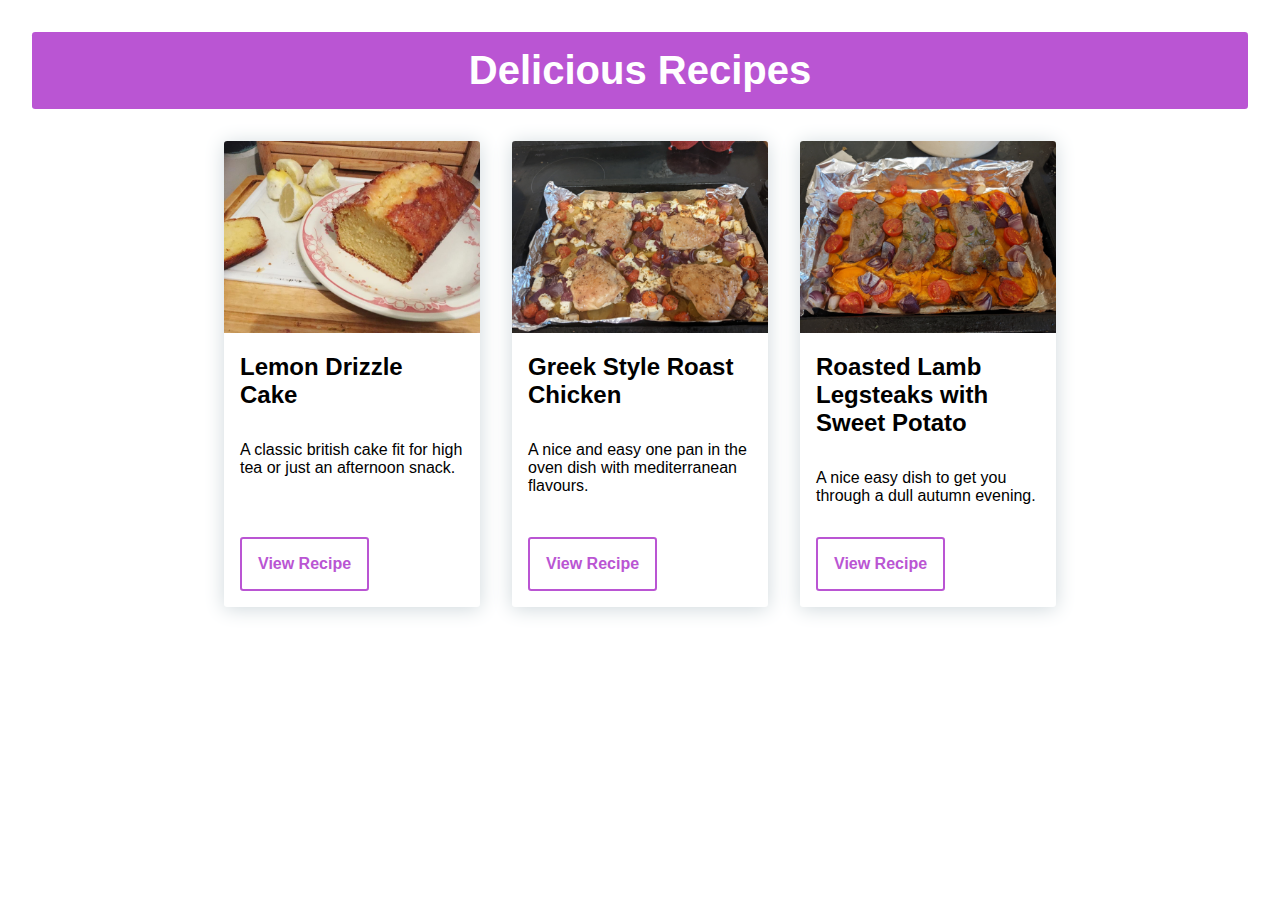
<file: index.html>
<!doctype html>
<html lang="en">
    <head>
        <meta charset="utf-8">
        <meta name="viewport" content="width=device-width, initial-scale=1">
        <title>Recipes</title>
        <link rel="stylesheet" href="style.css">
    </head>

<body>
    <header class="site-header">
        <h1>Delicious Recipes</h1>
    </header> 
    <div class="card-container">  
    <div class="card">
        <div class="card__body">
            <img src="images/lemon_drizzle.jpg" alt="" class="card__img">
            <h2 class="card__title">Lemon Drizzle Cake</h2>
            <p class="card__text">A classic british cake fit for high tea or just an afternoon snack.</p>
        </div>
        <a href="recipes/lemon_drizzle.html"><button class="card__btn">View Recipe</button></a>
    </div>
    <div class="card">
        <div class="card__body">
            <img src="images/greek_roast_chicken.jpg" alt="" class="card__img">
            <h2 class="card__title">Greek Style Roast Chicken</h2>
            <p class="card__text">A nice and easy one pan in the oven dish with mediterranean flavours.</p>
        </div>
        <a href="recipes/greek_roast_chicken.html"><button class="card__btn">View Recipe</button></a>
    </div>
    <div class="card">
        <div class="card__body">
            <img src="images/roasted_lamb_legsteak.jpg" alt="" class="card__img">
            <h2 class="card__title">Roasted Lamb Legsteaks with Sweet Potato</h2>
            <p class="card__text">A nice easy dish to get you through a dull autumn evening.</p>
        </div>
        <a href="recipes/roasted_lamb_legsteak.html"><button class="card__btn">View Recipe</button></a>
    </div>
    </div>
</body>
</html>
</file>
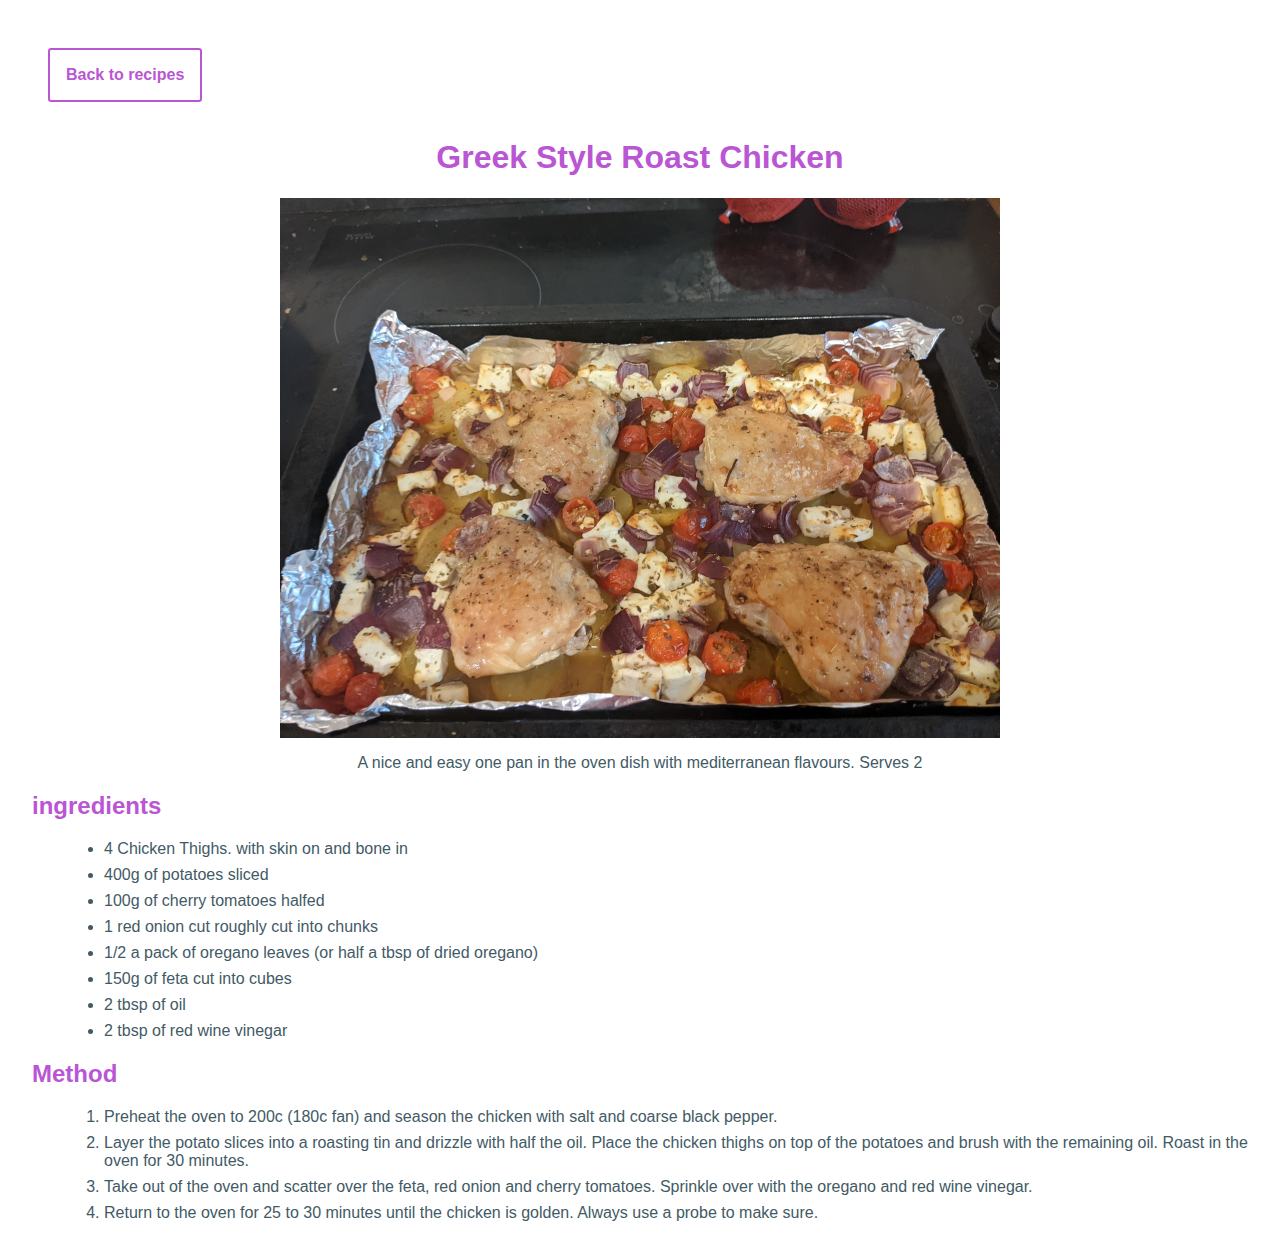
<file: recipes/greek_roast_chicken.html>
<!--standard boilerplate stuff-->
<!doctype html>
<html lang="en">
    <head>
        <meta charset="utf-8">
        <!--This is what appears in the tab at the top of the browser-->
        <title>Greek Style Roast Chicken</title>
        <link rel="stylesheet" href="style.css">
    </head>
    <!--The main content of this page-->
    <body>
        <!--back to index page button-->
        <a href="../index.html" class="card__btn">Back to recipes</a>
        <!--Heading and picture-->
        <h1>Greek Style Roast Chicken</h1>
        <div class="image-container">
            <img src="../images/greek_roast_chicken.jpg">
            <!--some text about the recipe-->
            <p>A nice and easy one pan in the oven dish with mediterranean flavours. Serves 2</p>
        </div>
            <!--a smaller heading and an unordered list of ingredients-->
        <h2>ingredients</h2>
        <ul>
            <li>4 Chicken Thighs. with skin on and bone in</li>
            <li>400g of potatoes sliced</li>
            <li>100g of cherry tomatoes halfed</li>
            <li>1 red onion cut roughly cut into chunks</li>
            <li>1/2 a pack of oregano leaves (or half a tbsp of dried oregano)</li>
            <li>150g of feta cut into cubes</li>
            <li>2 tbsp of oil</li>
            <li>2 tbsp of red wine vinegar</li>
        </ul>
        <!--another small heading and an ordered list of steps-->
        <h2>Method</h2>
        <ol>
            <li>Preheat the oven to 200c (180c fan) and season the chicken with salt and coarse black pepper.</li>
            <li>Layer the potato slices into a roasting tin and drizzle with half the oil. Place the chicken thighs on top of the potatoes and brush with the remaining oil. Roast in the oven for 30 minutes.</li>
            <li>Take out of the oven and scatter over the feta, red onion and cherry tomatoes. Sprinkle over with the oregano and red wine vinegar.</li>
            <li>Return to the oven for 25 to 30 minutes until the chicken is golden. Always use a probe to make sure.</li>
        </ol>

    </body>
</html>
</file>
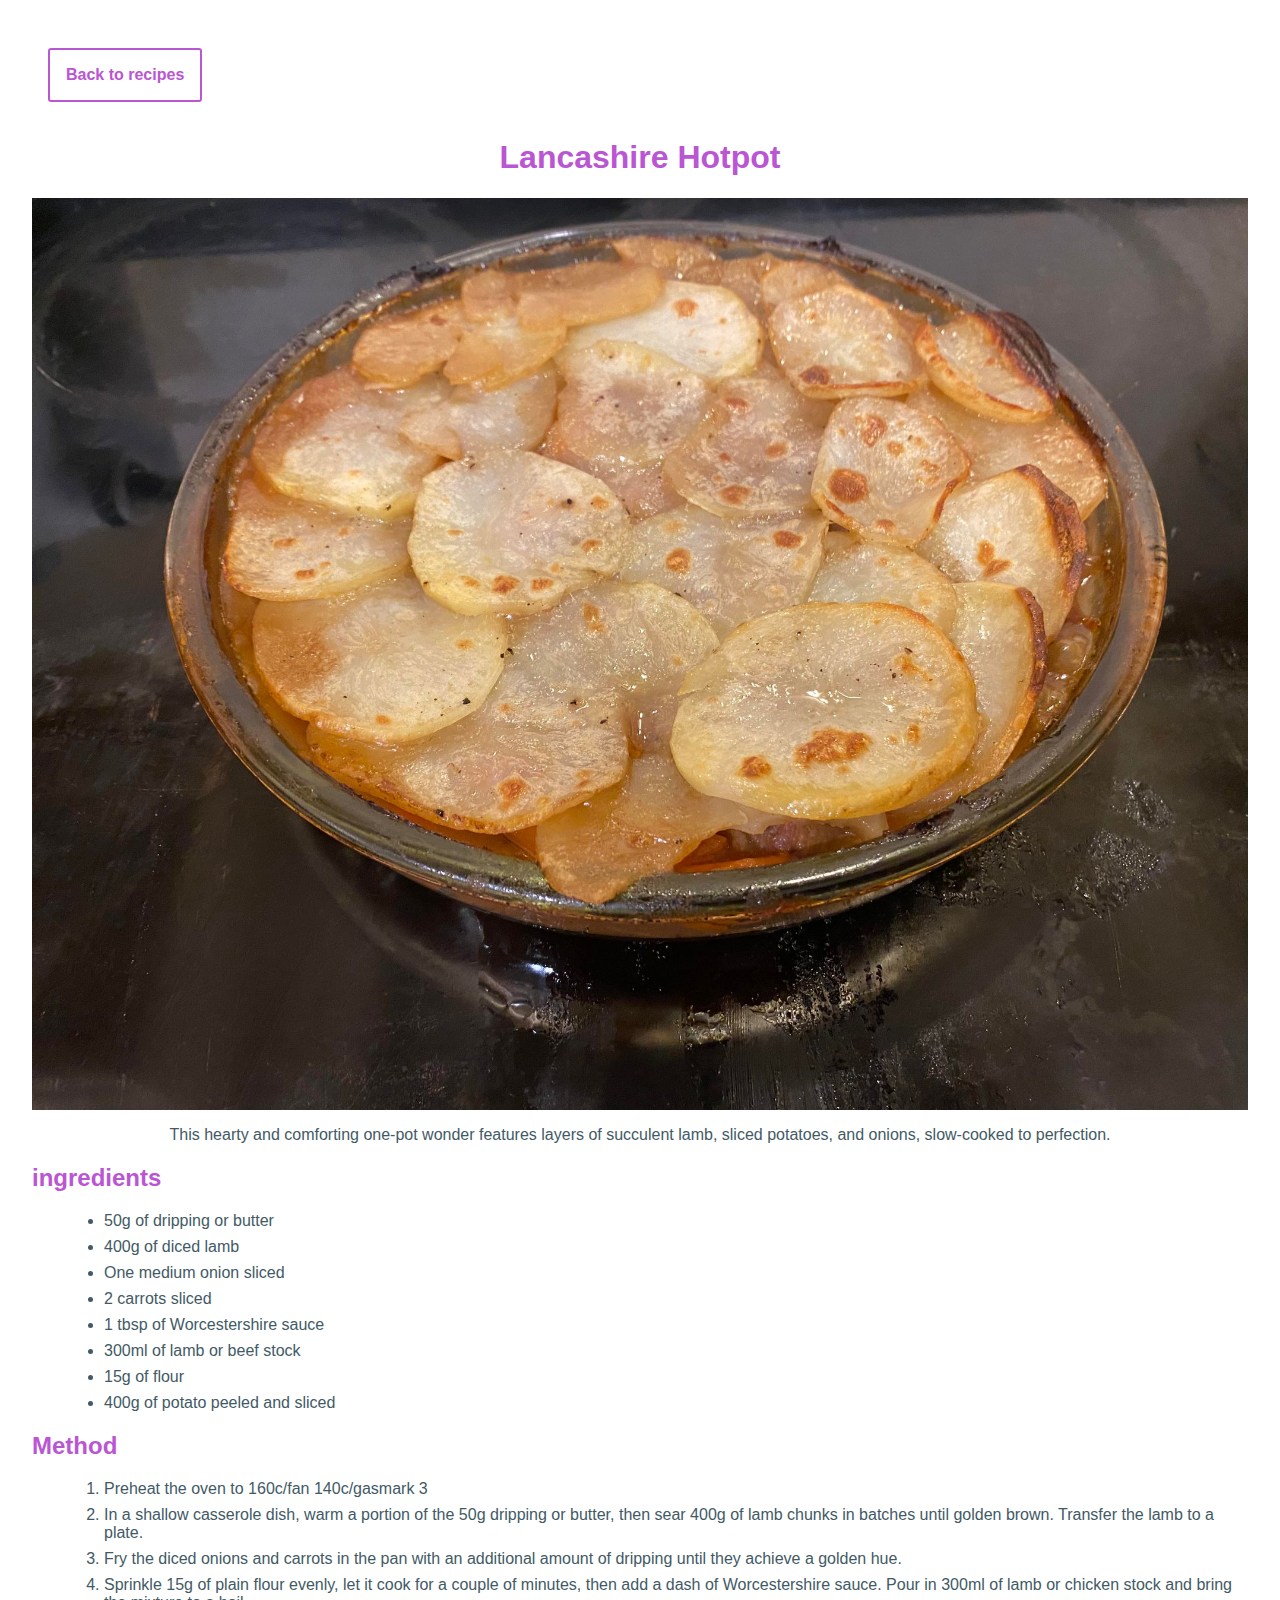
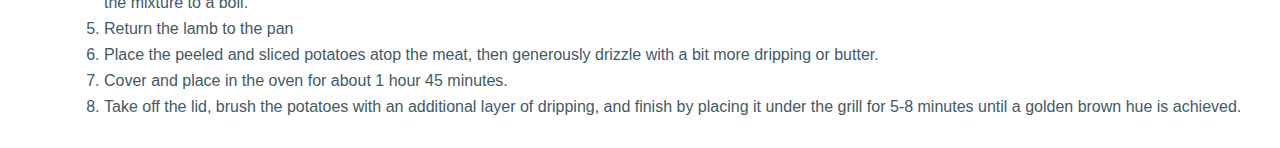
<file: recipes/lancashire_hotpot.html>
<!--standard boilerplate stuff-->
<!doctype html>
<html lang="en">
    <head>
        <meta charset="utf-8">
        <!--This is what appears in the tab at the top of the browser-->
        <title>Lancashire Hotpot</title>
        <link rel="stylesheet" href="style.css">
    </head>
    <!--The main content of this page-->
    <body>
        <!--back to index page button-->
        <a href="../index.html" class="card__btn">Back to recipes</a>
        <!--Heading and picture-->
        <h1>Lancashire Hotpot</h1>
        <div class="image-container">
            <img src="../images/lancashire_hotpot.jpg">
            <!--some text about the recipe-->
            <p>This hearty and comforting one-pot wonder features layers of succulent lamb, sliced potatoes, and onions, slow-cooked to perfection.</p>
        </div>
            <!--a smaller heading and an unordered list of ingredients-->
        <h2>ingredients</h2>
        <ul>
            <li>50g of dripping or butter</li>
            <li>400g of diced lamb</li>
            <li>One medium onion sliced</li>
            <li>2 carrots sliced</li>
            <li>1 tbsp of Worcestershire sauce</li>
            <li>300ml of lamb or beef stock</li>
            <li>15g of flour</li>
            <li>400g of potato peeled and sliced</li>
        </ul>
        <!--another small heading and an ordered list of steps-->
        <h2>Method</h2>
        <ol>
            <li>Preheat the oven to 160c/fan 140c/gasmark 3</li>
            <li>In a shallow casserole dish, warm a portion of the 50g dripping or butter, then sear 400g of lamb chunks in batches until golden brown. Transfer the lamb to a plate.</li>
            <li>Fry the diced onions and carrots in the pan with an additional amount of dripping until they achieve a golden hue.</li>
            <li>Sprinkle 15g of plain flour evenly, let it cook for a couple of minutes, then add a dash of Worcestershire sauce. Pour in 300ml of lamb or chicken stock and bring the mixture to a boil.</li>
            <li>Return the lamb to the pan</li>
            <li>Place the peeled and sliced potatoes atop the meat, then generously drizzle with a bit more dripping or butter.</li>
            <li>Cover and place in the oven for about 1 hour 45 minutes.</li>
            <li>Take off the lid, brush the potatoes with an additional layer of dripping, and finish by placing it under the grill for 5-8 minutes until a golden brown hue is achieved.</li>
        </ol>

    </body>
</html>
</file>
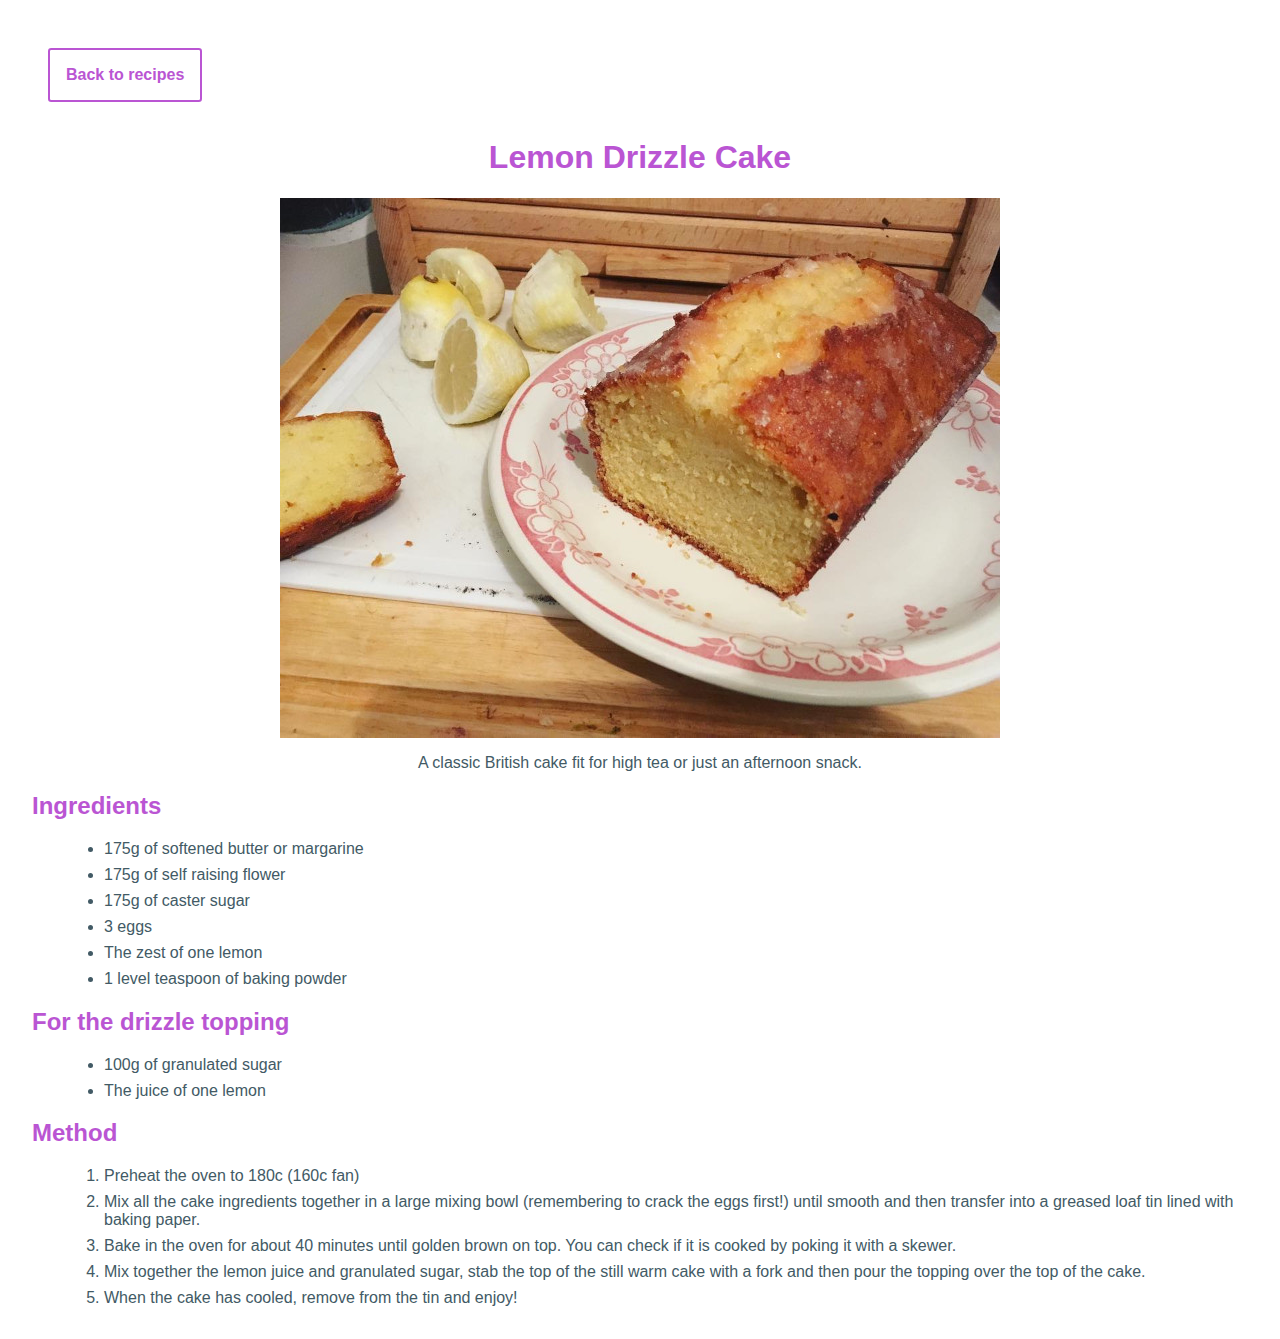
<file: recipes/lemon_drizzle.html>
<!--standard boilerplate stuff-->
<!doctype html>
<html lang="en">
    <head>
      <meta charset="utf-8">
      <!--This is what appears in the tab at the top of the browser-->
      <title>Lemon Drizzle Cake</title>
      <link rel="stylesheet" href="style.css">
    </head>
    <!--The main content of this page-->
    <body>
        <!--back to index page button-->
        <a href="../index.html" class="card__btn">Back to recipes</a>
        <!--Heading and picture-->
        <h1>Lemon Drizzle Cake</h1>
        <div class="image-container">
            <img src="../images/lemon_drizzle.jpg" alt="Lemon Drizzle Cake">
            <p class="caption">A classic British cake fit for high tea or just an afternoon snack.</p>
        </div>
        
        <!--a smaller heading and an unordered list of ingredients-->
        <h2>Ingredients</h2>
        <ul>
            <li>175g of softened butter or margarine</li>
            <li>175g of self raising flower</li>
            <li>175g of caster sugar</li>
            <li>3 eggs</li>
            <li>The zest of one lemon</li>
            <li>1 level teaspoon of baking powder</li>
        </ul>
        <h2>For the drizzle topping</h2>
        <ul>
            <li>100g of granulated sugar</li>
            <li>The juice of one lemon</li>
        </ul>
        <!--another small heading and an ordered list of steps-->
        <h2>Method</h2>
        <ol>
            <li>Preheat the oven to 180c (160c fan)</li>
            <li>Mix all the cake ingredients together in a large mixing bowl (remembering to crack the eggs first!) until smooth and then transfer into a greased loaf tin lined with baking paper.</li>
            <li>Bake in the oven for about 40 minutes until golden brown on top. You can check if it is cooked by poking it with a skewer.</li>
            <li>Mix together the lemon juice and granulated sugar, stab the top of the still warm cake with a fork and then pour the topping over the top of the cake.</li>
            <li>When the cake has cooled, remove from the tin and enjoy!</li>
        </ol>
    </body>
</html>
</file>
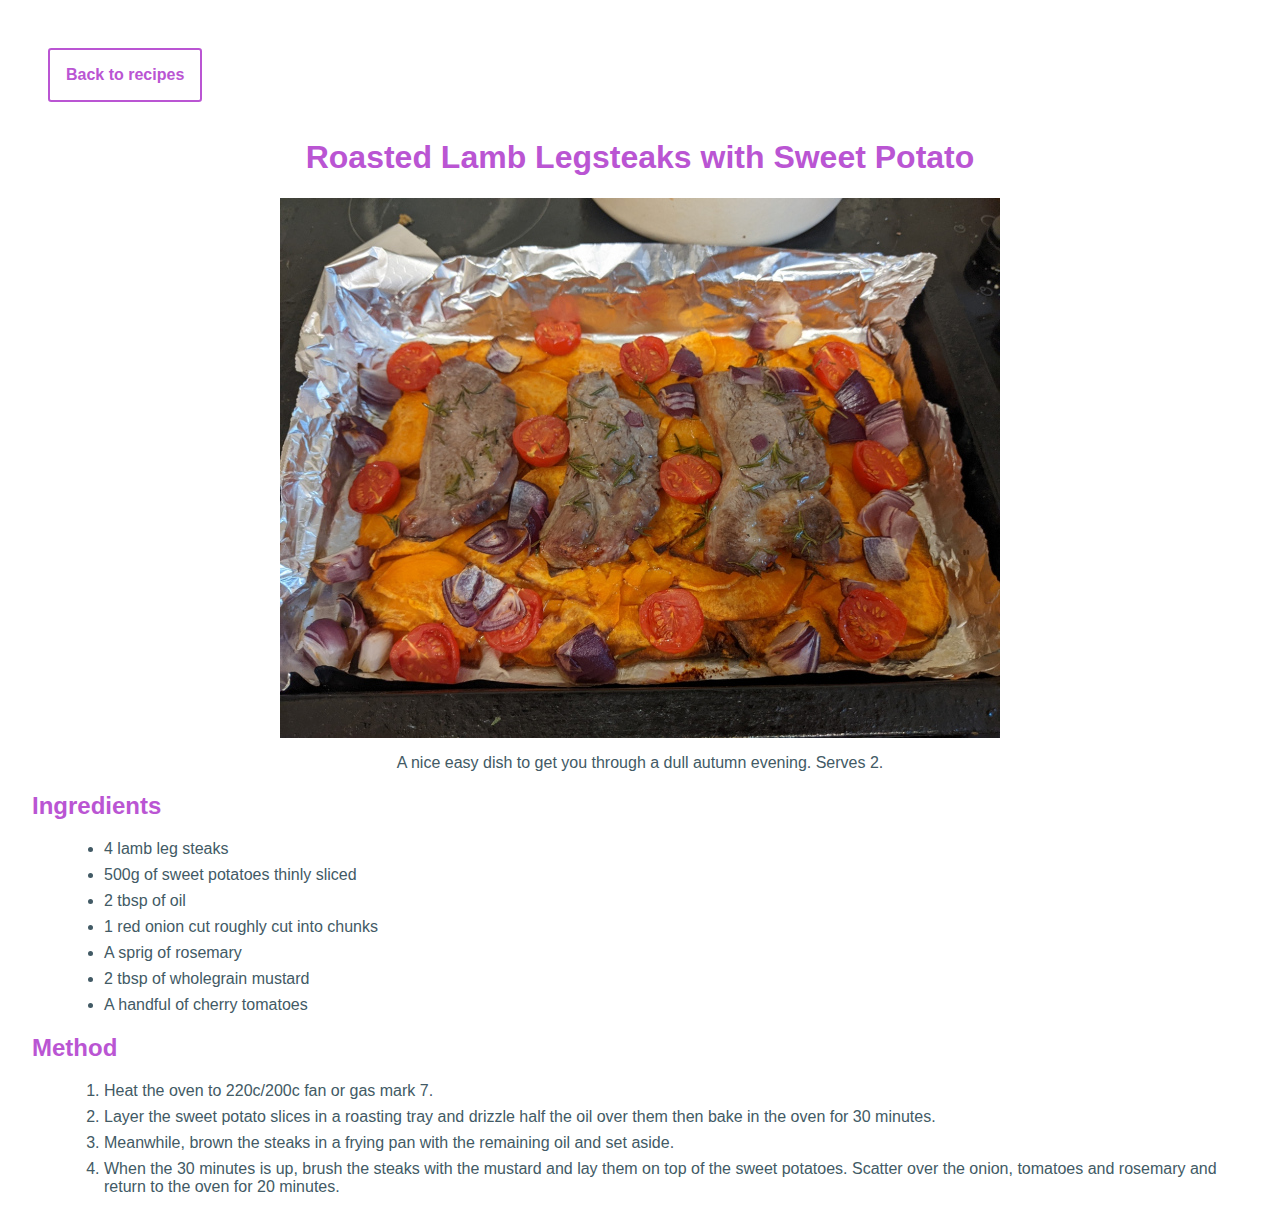
<file: recipes/roasted_lamb_legsteak.html>
<!--standard boilerplate stuff-->
<!doctype html>
<html lang="en">
    <head>
        <meta charset="utf-8">
        <!--This is what appears in the tab at the top of the browser-->
        <title>Roasted Lamb Legsteaks</title>
        <link rel="stylesheet" href="style.css">
    </head>
    <!--The main content of this page-->
    <body>
        <!--back to index page button-->
        <a href="../index.html" class="card__btn">Back to recipes</a>
        <!--Heading and picture-->
        <h1>Roasted Lamb Legsteaks with Sweet Potato</h1>
        <div class="image-container">
            <img src="../images/roasted_lamb_legsteak.jpg">
            <!--some text about the recipe-->
            <p>A nice easy dish to get you through a dull autumn evening. Serves 2.</p>
        </div>
        <!--a smaller heading and an unordered list of ingredients-->
        <h2>Ingredients</h2>
        <ul>
            <li>4 lamb leg steaks</li>
            <li>500g of sweet potatoes thinly sliced</li>
            <li>2 tbsp of oil</li>
            <li>1 red onion cut roughly cut into chunks</li>
            <li>A sprig of rosemary</li>
            <li>2 tbsp of wholegrain mustard</li>
            <li>A handful of cherry tomatoes</li>
        </ul>
        <!--another small heading and an ordered list of steps-->
        <h2>Method</h2>
        <ol>
            <li>Heat the oven to 220c/200c fan or gas mark 7.</li>
            <li>Layer the sweet potato slices in a roasting tray and drizzle half the oil over them then bake in the oven for 30 minutes.</li>
            <li>Meanwhile, brown the steaks in a frying pan with the remaining oil and set aside.</li>
            <li>When the 30 minutes is up, brush the steaks with the mustard and lay them on top of the sweet potatoes. Scatter over the onion, tomatoes and rosemary and return to the oven for 20 minutes.</li>            
        </ol>

    </body>
</html>
</file>
<file: style.css>
/* style.css */
:root {
  /* Theme Colors */
  --clr-primary: #BA55D3;
  --clr-primary-hover: #29e6a8;
  --clr-primary-dark: #049c69;
  --clr-grey100: #f0f7f8;
  --clr-grey200: #cfd8dc;
  --clr-grey300: #a7b7be;
  --clr-grey400: #6b7e86;
  --clr-grey500: #425a65;

  /* Border radius */
  --radius: 0.2rem;
}

*,
*::before,
*::after {
  box-sizing: border-box;
  margin: 0;
  padding: 0;
}
.site-header {
  text-align: center;
  padding: 1rem;
  background-color: var(--clr-primary);
  color: white;
  border-radius: var(--radius);
  margin: 0 auto 2rem; /* Adjusted margin */
}

.site-header h1 {
  margin: 0;
  font-size: 2.5rem;
}


body {
  font-family: 'Roboto', sans-serif;
  margin: 2rem;
}

.card-container {
  display: grid;
  grid-template-columns: repeat(auto-fit, minmax(12rem, 16rem));
  grid-gap: 2rem;
  justify-content: center;  
}


.card {
  overflow: hidden;
  box-shadow: 0px 2px 20px var(--clr-grey200);
  border-radius: var(--radius);
  display: flex;
  flex-direction: column;
  justify-content: space-between;
  cursor: pointer;
  transition: transform 200ms ease-in;
}

.card__img {
  height: 12rem;
  width: 100%;
  object-fit: cover;
}

.card__title {
  padding: 1rem;
}

.card__text {
  padding: 1rem;
}

.card__btn {
  padding: 1rem;
  font-family: inherit;
  font-weight: bold;
  font-size: 1rem;
  margin: 1rem;
  border:2px solid var(--clr-primary);
  background: transparent;
  color: var(--clr-primary);
  border-radius: var(--radius);
  transition: background 200ms ease-in, color 200ms ease-in;
}

.card:hover {
  transform: scale(1.1);
}


.card:hover .card__btn {
  background: var(--clr-primary);
  color: white;
}


@media screen and (max-width: 768px) {
  .card-container {
      grid-template-columns: 1fr; /* One column layout */
  }

  .card {
      /* Optional: Adjust the card size or other properties for mobile */
  }
}
</file>
<file: recipes/style.css>
/* style.css */
:root {
    /* Theme Colors */
    --clr-primary: #BA55D3;
    --clr-primary-hover: #29e6a8;
    --clr-primary-dark: #049c69;
    --clr-grey100: #f0f7f8;
    --clr-grey200: #cfd8dc;
    --clr-grey300: #a7b7be;
    --clr-grey400: #6b7e86;
    --clr-grey500: #425a65;
  
    /* Border radius */
    --radius: 0.2rem;
  }

body {
    font-family: 'Roboto', sans-serif;
    margin: 2rem;
    color: var(--clr-grey500);
  }
  
  a {
    display: inline-block;
    padding: 0.5rem 1rem;
    background-color: var(--clr-primary); /* Make sure this is a contrasting color */
    color: white; /* Text color */
    text-decoration: none;
    border-radius: var(--radius);
    transition: background-color 200ms ease-in;
    margin-bottom: 1rem;
  }
  
  a:hover {
    background-color: var(--clr-primary-hover); /* A different color on hover for visual feedback */
    color: white; /* Keeping the text color white on hover */
  }
  
  .card__btn {
  padding: 1rem;
  font-family: inherit;
  font-weight: bold;
  font-size: 1rem;
  margin: 1rem;
  border: 2px solid var(--clr-primary);
  background: transparent;
  color: var(--clr-primary);
  border-radius: var(--radius);
  transition: background 200ms ease-in, color 200ms ease-in;
}

.card__btn:hover {
  background: var(--clr-primary);
  color: white;
}

  h1, h2 {
    color: var(--clr-primary);
  }
  
  img {
    max-width: 100%;
    height: auto;
    display: block;
    margin: 1rem 0;
  }
  
  ul, ol {
    margin: 1rem 0 1rem 2rem;
  }
  
  li {
    margin-bottom: 0.5rem;
  }
  
  h1 {
    text-align: center;
    color: var(--clr-primary);
}

.image-container {
    text-align: center;
    margin: 1rem 0;
}

.image-container img {
    max-width: 100%;
    height: auto;
    display: block;
    margin-left: auto;
    margin-right: auto;
}

.image-container .caption {
    color: var(--clr-grey500);
    margin-top: 0.5rem;
}
</file>
